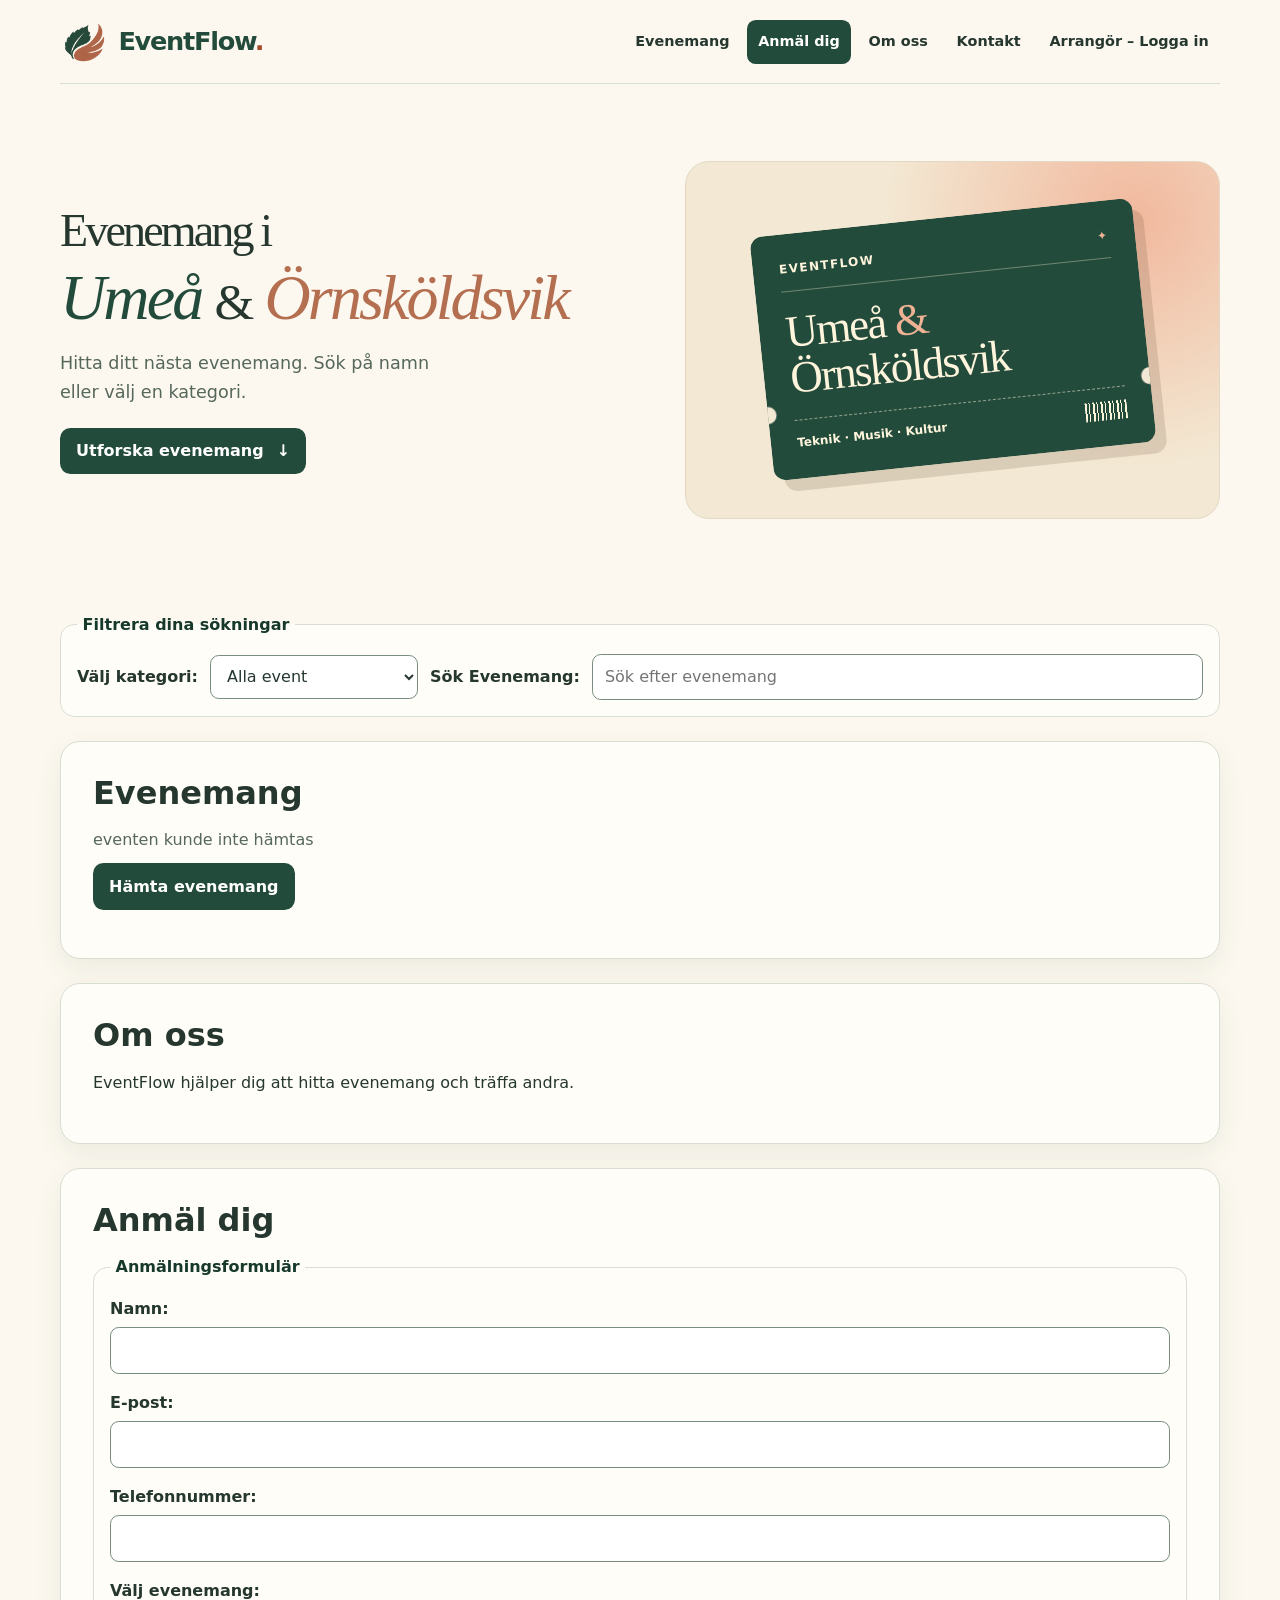
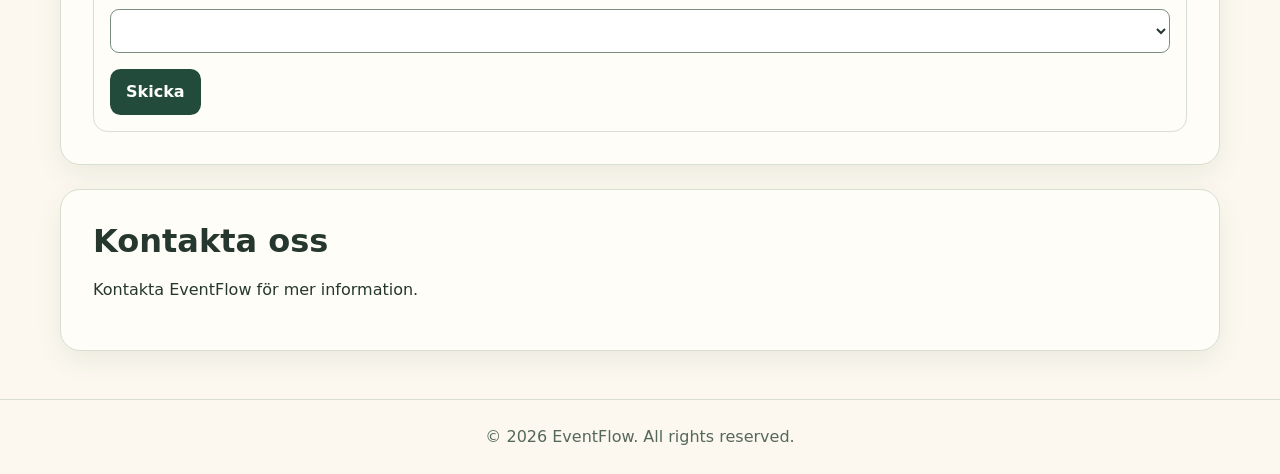
<file: EventflowUmu-Frontend/index.html>
<!DOCTYPE html>
<html lang="sv">
<head>
    <meta charset="UTF-8">
    <meta name="viewport" content="width=device-width, initial-scale=1">

    <title>EventFlow – Umeå &amp; Örnsköldsvik</title>

    <script src="app.js" defer></script>
    <link rel="stylesheet" href="style.css">
</head>

<body>
    <header class="site-header team-header" id="top">
        <div class="team-top">
            <a class="team-logo" href="#top" aria-label="EventFlow – startsida">
                <img
                    src="picturesadd/eventflow-logo.png"
                    alt=""
                    width="48"
                    height="48"
                >
                <span>EventFlow<span class="team-logo-dot" aria-hidden="true">.</span></span>
            </a>

            <nav aria-label="Huvudmeny">
                <ul>
                    <li><a href="#Event">Evenemang</a></li>
                    <!-- Mahmoud: Lägger till en direktlänk till besökarens anmälningsformulär utan krav på konto. -->
                    <li><a href="#booking">Anmäl dig</a></li>
                    <li><a href="#About">Om oss</a></li>
                    <li><a href="#contact">Kontakt</a></li>
                    <!-- Mahmoud: Länkar till den separata arrangörsingången. Länken ger ingen autentisering. -->
                    <li><a href="login.html">Arrangör – Logga in</a></li>
                </ul>
            </nav>
        </div>

        <div class="team-hero">
            <div class="team-hero-copy">
                <h1 class="hero-heading">
                    <span class="hero-heading-prefix">Evenemang i</span>
                    <span class="hero-city hero-city-umea">Umeå</span>
                    <span class="hero-city-join">&amp;</span>
                    <span class="hero-city hero-city-ovik">Örnsköldsvik</span>
                </h1>

                <p>Hitta ditt nästa evenemang. Sök på namn eller välj en kategori.</p>

                <a class="team-hero-button" href="#Event">
                    Utforska evenemang <span aria-hidden="true">↓</span>
                </a>
            </div>

            <div class="city-ticket-art" aria-hidden="true">
                <div class="city-ticket">
                    <div class="city-ticket-top">
                        <span>EVENTFLOW</span>
                        <span>✦</span>
                    </div>

                    <p class="city-ticket-title">
                        Umeå <span>&amp;</span><br>
                        Örnsköldsvik
                    </p>

                    <div class="city-ticket-bottom">
                        <span>Teknik · Musik · Kultur</span>
                        <span class="city-ticket-barcode"></span>
                    </div>
                </div>
            </div>
        </div>
    </header>

    <main>     
        <fieldset class="filter-fieldset">
            <legend>Filtrera dina sökningar</legend>
                <label for="api-load-filter"><strong>Välj kategori:</strong></label>
                <select id="api-load-filter">
                    <option value="">Alla</option>

                    <!--Filtrering på hårdkodade.
                    <option value="event">All</option>
                    <option value="codenight">Code night</option>
                    <option value="gamenight">Game night</option>
                    <option value="movienight">Movie night</option> -->               
                </select>
                <label for="api-event-search"><strong>Sök Evenemang:</strong></label>
                <input type="search" id="api-event-search" placeholder="Sök efter evenemang">
                <p id="api-status" role="status"></p>
                <ul id="api-event-list"></ul>

                <!--<form id="search-form">
                    <search>
                        <input type="search" id="search-bar" class="search-bar" placeholder="Sök efter evenemang">
                    </search>
                </form>-->
        </fieldset>

        <section id="Event">
            <h2>Evenemang</h2>
            <p id="apiStatus"></p>
                <button type="button" id="loadBTN">Hämta evenemang</button>

            <div id="apiEventLoader"></div>

            <div class="search-feedback-field" id="create-event-feedback">
                <p id="search-feedback" role="status"></p>
            </div>
            
            <!-- Samlar alla evenemangskort i samma behållare.
            <div class="event-list">

                <article 
                    class="eventlist" 
                    id="codenight"
                    data-start="2026-12-23T18:00:00+01:00"
                    >
                    <h3>Code night</h3>
                    <p>En kväll med programmering och samarbete.</p>

                    // Mahmoud: Anpassar bildsökvägen till den nya PNG-filen för Code night efter upptäckta 404-fel.
                    <img 
                        src="picturesadd/event1.jpg" 
                        alt="Bild för Code night">

                    <details>
                        <summary>Evenemang Detaljer</summary>

                        <div class="event-details">
                            <p>Datum: 2026-12-23</p>
                            <p>Tid: 18:00 - 22:00</p>
                            <p>Plats: Tech Hub, Umeå Universitet</p>
                            <p>Arrangör: Kodklubben AB</p>
                            <p>
                                Detaljer: kom och programmera med andra likasinnande!
                            </p>
                        </div>

                        <div class="event-footer"><a href="#booking">Anmälan</a></div>
                    </details>
                </article>

                <article 
                    class="eventlist" 
                    id="gamenight"
                    data-start="2026-11-24T18:00:00+01:00"
                    >
                    <h3>Game night</h3>
                    <p>Träffa andra och spela tillsammans.</p>

                    //Mahmoud: Anpassar sökvägen till PNG-bilden för Game night.
                    <img
                        src="picturesadd/event2.jpg"
                        alt="Bild för Game night"
                    >

                    <details>
                        <summary>Evenemang Detaljer</summary>

                        <div class="event-details">
                            <p>Datum: 2026-12-23</p>
                            <p>Tid: 18:00 - 22:00</p>
                            <p>Plats: Spelbolaget, Umestan B-huset </p>
                            <p>Arrangör: Spelbolaget AB</p>
                            <p>
                                Detaljer: Spela hela natten!
                            </p>
                        </div>

                        <div class="event-footer">
                            <a href="#booking">Anmälan</a>
                        </div>
                    </details>
                </article>

                 <article 
                    class="eventlist" 
                    id="movienight"
                    data-start="2026-11-25T18:00:00+01:00"
                    >
                    <h3>Movie night</h3>
                    <p>Se en film tillsammans med andra.</p>

                     //Mahmoud: Anpassar bildsökvägen till PNG-filen för Movie night efter upptäckta 404-fel.
                    <img src="picturesadd/event3.jpg" alt="Bild för Movie night">
                    <details>
                        <summary>Evenemang Detaljer</summary>

                        <div class="event-details">
                            <p>Datum: 2026-12-25</p>
                            <p>Tid: 18:00 - 22:00</p>
                            <p>Plats: SF-bio, Vasagatan 12</p>
                            <p>Arrangör: Filmsällskapet</p>
                            <p>
                                Detaljer: Se film hela kvällen!
                            </p>
                        </div>

                        <div class="event-footer"><a href="#booking">Anmälan</a></div>
                    </details>
                </article>

            </div>
            -->
        </section>

        <section id="About">
            <h2>Om oss</h2>
            <p>
                EventFlow hjälper dig att hitta evenemang
                och träffa andra.
            </p>
        </section>

        <section id="booking">
            <h2>Anmäl dig</h2>
            <div id="feedback" aria-live="polite"></div>
            <form>
                <fieldset>
                    <legend>Anmälningsformulär</legend>

                    <div class="form-group">
                        <label for="name">Namn:</label>
                        <input type="text" id="name" name="name" required>
                    </div>

                    <div class="form-group">
                        <label for="email">E-post:</label>
                        <input
                            type="email"
                            id="email"
                            name="email"
                            required>
                        
                    </div>

                    <div class ="form-group">
                        <label for="phone">Telefonnummer:</label>
                        <input type="tel" id="phone" name="phone" pattern="[0-9]{7,15}" required>
                    </div>

                    <div class="form-group">
                        <label for="selectEvent">
                            Välj evenemang:
                        </label>

                        <select id="selectEvent" name="selectEvent" required >
                        </select>
                    </div>

                    <button type="submit" class="btn">
                        Skicka
                    </button>
                </fieldset>
            </form>
        </section>

        <section id="contact">
            <h2>Kontakta oss</h2>
            <p>Kontakta EventFlow för mer information.</p>
        </section>
    </main>

    <dialog id="eventDialog">
        <button id="closeDialog" class="button" aria-label="Stäng">✕</button>
        <div id="dialogContent"><!--Filled by javaScript--></div>
    </dialog>

    <footer class="footer-content">
        <p>&copy; 2026 EventFlow. All rights reserved.</p>
    </footer>
</body>
</html>
</file>
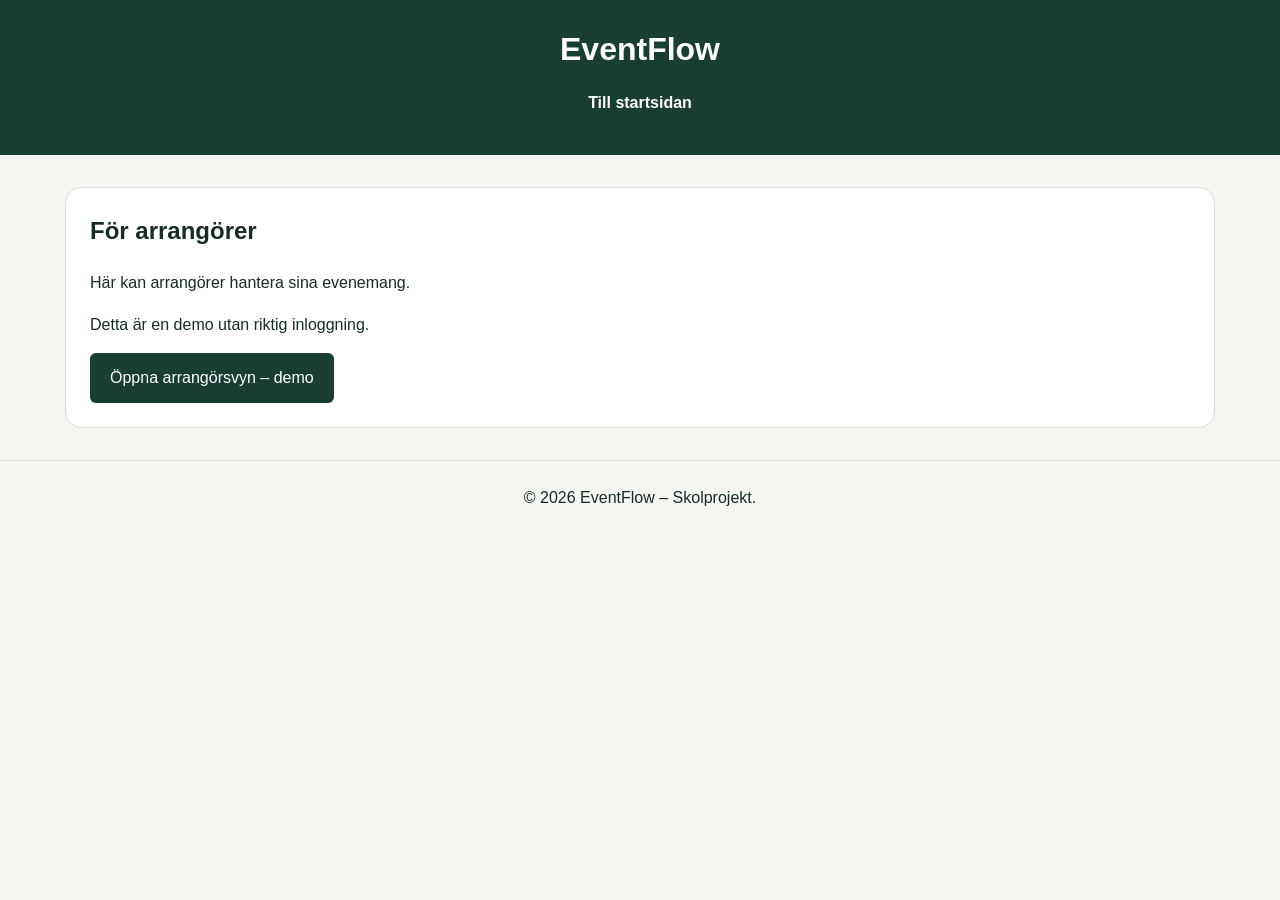
<file: login.html>
<!DOCTYPE html>
<!-- Mahmoud: Ny sida tillagd i vidareutvecklingen med AI-stöd. Gemensamt sidhuvud och sidfot återanvänder teamets struktur. Ingen riktig inloggning eller serverlagring finns här. -->
<html lang="sv">
<head>
    <meta charset="UTF-8">
    <meta name="viewport" content="width=device-width, initial-scale=1">

    <title>Arrangör – EventFlow</title>

    <!-- Mahmoud: Återanvänder samma CSS för ett gemensamt utseende på webbplatsen. -->
    <link rel="stylesheet" href="style.css">
</head>

<body>
    <header class="site-header">
        <h1>EventFlow</h1>

        <nav aria-label="Huvudmeny">
            <ul>
                <li>
                    <a href="index.html">Till startsidan</a>
                </li>
            </ul>
        </nav>
    </header>

    <main>
        <section>
            <h2>För arrangörer</h2>

            <p>
                Här kan arrangörer hantera sina evenemang.
            </p>

            <p>
                Detta är en demo utan riktig inloggning.
            </p>

            <!-- Mahmoud: Öppnar prototypens arrangörssida. Detta är en vanlig länk, inte en kontroll av konto eller behörighet. -->
            <a class="btn" href="organizer.html">
                Öppna arrangörsvyn – demo
            </a>
        </section>
    </main>

    <footer class="footer-content">
        <p>&copy; 2026 EventFlow – Skolprojekt.</p>
    </footer>
</body>
</html>
</file>
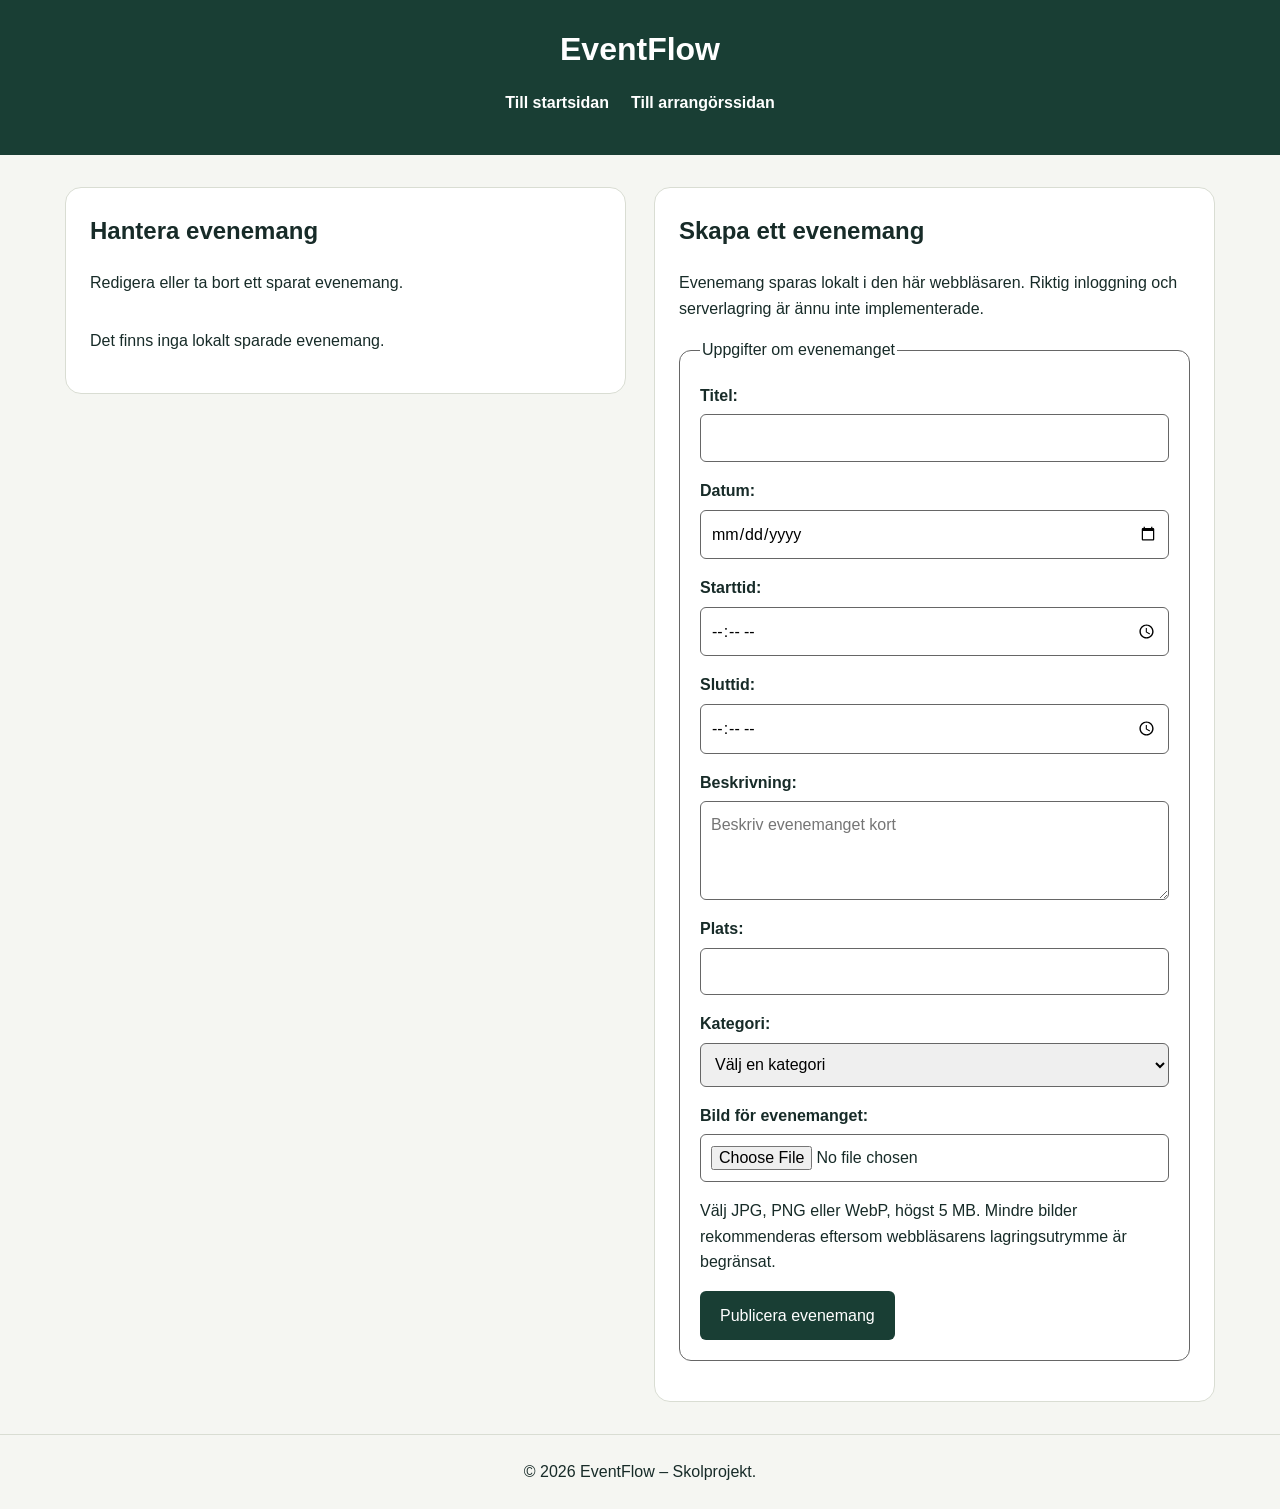
<file: organizer.html>
<!DOCTYPE html>
<!-- Mahmoud: Ny sida tillagd i vidareutvecklingen med AI-stöd. Gemensamt sidhuvud och sidfot återanvänder teamets struktur. Ingen riktig inloggning eller serverlagring finns här. -->
<html lang="sv">
<head>
    <meta charset="UTF-8">
    <meta name="viewport" content="width=device-width, initial-scale=1">

    <title>Arrangörsvy – EventFlow</title>

    <!-- Mahmoud: Återanvänder samma CSS för ett gemensamt utseende på webbplatsen. -->
    <link rel="stylesheet" href="style.css">
    <!-- Mahmoud: defer kör arrangörskoden efter att HTML har lästs så att fälten finns i DOM. -->
    <script src="organizer.js" defer></script>
</head>

<body>
    <header class="site-header">
        <h1>EventFlow</h1>

        <nav aria-label="Huvudmeny">
            <ul>
                <li>
                    <a href="index.html">Till startsidan</a>
                </li>

                <li>
                    <a href="login.html">Till arrangörssidan</a>
                </li>
            </ul>
        </nav>
    </header>

    <!-- Mahmoud: Båda sektionerna ligger inom sidans huvudinnehåll. -->
    <!-- Båda sektionerna ligger inom sidans huvudinnehåll. -->
    <!-- Mahmoud: Samlar båda sektionerna inom main. Klassen ger två kolumner på bred skärm och en på smal skärm. -->
    <main class="organizer-layout">

        <!-- Mahmoud: Lista med sparade evenemang och hanteringsknappar. -->
        <!-- Lista med sparade evenemang och hanteringsknappar. -->
        <section aria-labelledby="manage-events-title">
            <h2 id="manage-events-title">Hantera evenemang</h2>

            <p>Redigera eller ta bort ett sparat evenemang.</p>

            <div id="managed-events" class="event-list"></div>
        </section>

        <!-- Mahmoud: Samma formulär används för att skapa och redigera. -->
        <!-- Samma formulär används för att skapa och redigera. -->
        <section id="create-event" aria-labelledby="create-event-title">
            <h2 id="create-event-title">Skapa ett evenemang</h2>

            <p>
                Evenemang sparas lokalt i den här webbläsaren.
                Riktig inloggning och serverlagring är ännu
                inte implementerade.
            </p>

            <form id="create-event-form" novalidate>
                <fieldset>
                    <legend>Uppgifter om evenemanget</legend>

                    <!-- Mahmoud: Evenemangets titel. -->
                    <!-- Evenemangets titel. -->
                    <div class="form-group">
                        <label for="event-title">Titel:</label>

                        <input
                            type="text"
                            id="event-title"
                            name="title"
                            maxlength="100"
                            required
                        >
                    </div>

                    <!-- Mahmoud: Evenemangets datum. -->
                    <!-- Evenemangets datum. -->
                    <div class="form-group">
                        <label for="event-date">Datum:</label>

                        <input
                            type="date"
                            id="event-date"
                            name="date"
                            required
                        >
                    </div>

                    <!-- Mahmoud: Start- och sluttid gör att besökaren ser när evenemanget börjar och slutar. -->
                    <div class="form-group">
                        <label for="event-start-time">Starttid:</label>
                        <input type="time" id="event-start-time" name="startTime" required>
                    </div>
                    <div class="form-group">
                        <label for="event-end-time">Sluttid:</label>
                        <input type="time" id="event-end-time" name="endTime" required>
                    </div>

                    <!-- Mahmoud: En kort beskrivning visas på kortet precis som för teamets evenemang. -->
                    <div class="form-group">
                        <label for="event-description">Beskrivning:</label>
                        <textarea id="event-description" name="description" maxlength="500" rows="3" placeholder="Beskriv evenemanget kort"></textarea>
                    </div>

                    <!-- Mahmoud: Platsen där evenemanget hålls. -->
                    <!-- Platsen där evenemanget hålls. -->
                    <div class="form-group">
                        <label for="event-place">Plats:</label>

                        <input
                            type="text"
                            id="event-place"
                            name="place"
                            maxlength="150"
                            required
                        >
                    </div>

                    <!-- Mahmoud: Befintliga kategorier och alternativet Annat. -->
                    <!-- Befintliga kategorier och alternativet Annat. -->
                    <div class="form-group">
                        <label for="event-category">Kategori:</label>

                        <select
                            id="event-category"
                            name="category"
                            required
                        >
                            <option value="">Välj en kategori</option>
                            <option value="Teknik">Teknik</option>
                            <option value="Musik">Musik</option>
                            <option value="Kultur">Kultur</option>
                            <option value="Spel">Spel</option>
                            <option value="Film">Film</option>
                            <option value="other">
                                Annat – ange kategori
                            </option>
                        </select>
                    </div>

                    <!-- Mahmoud: JavaScript visar fältet när Annat väljs. -->
                    <!-- JavaScript visar fältet när Annat väljs. -->
                    <div
                        class="form-group"
                        id="custom-category-group"
                        hidden
                    >
                        <label for="custom-category">Ange kategori:</label>

                        <input
                            type="text"
                            id="custom-category"
                            name="customCategory"
                            maxlength="50"
                            disabled
                        >
                    </div>

                    <!-- Mahmoud: Bildval och förhandsvisning. -->
                    <!-- Bildval och förhandsvisning. -->
                    <div class="form-group">
                        <label for="event-image">
                            Bild för evenemanget:
                        </label>

                        <input
                            type="file"
                            id="event-image"
                            name="image"
                            accept="image/jpeg,image/png,image/webp"
                            aria-describedby="image-help"
                            required
                        >

                        <p id="image-help">
                            Välj JPG, PNG eller WebP, högst 5 MB.
                            Mindre bilder rekommenderas eftersom
                            webbläsarens lagringsutrymme är begränsat.
                        </p>

                        <img
                            id="image-preview"
                            alt="Förhandsvisning av vald evenemangsbild"
                            hidden
                        >
                    </div>

                    <button type="submit" class="btn">
                        Publicera evenemang
                    </button>

                    <!-- Mahmoud: JavaScript lägger till Avbryt redigering här. -->
                    <!-- JavaScript lägger till Avbryt redigering här. -->
                </fieldset>

                <!-- Mahmoud: Felmeddelanden och bekräftelser. -->
                <!-- Felmeddelanden och bekräftelser. -->
                <p
                    id="create-event-feedback"
                    role="status"
                    aria-live="polite"
                ></p>
            </form>
        </section>
    </main>

    <footer class="footer-content">
        <p>&copy; 2026 EventFlow – Skolprojekt.</p>
    </footer>
</body>
</html>
</file>
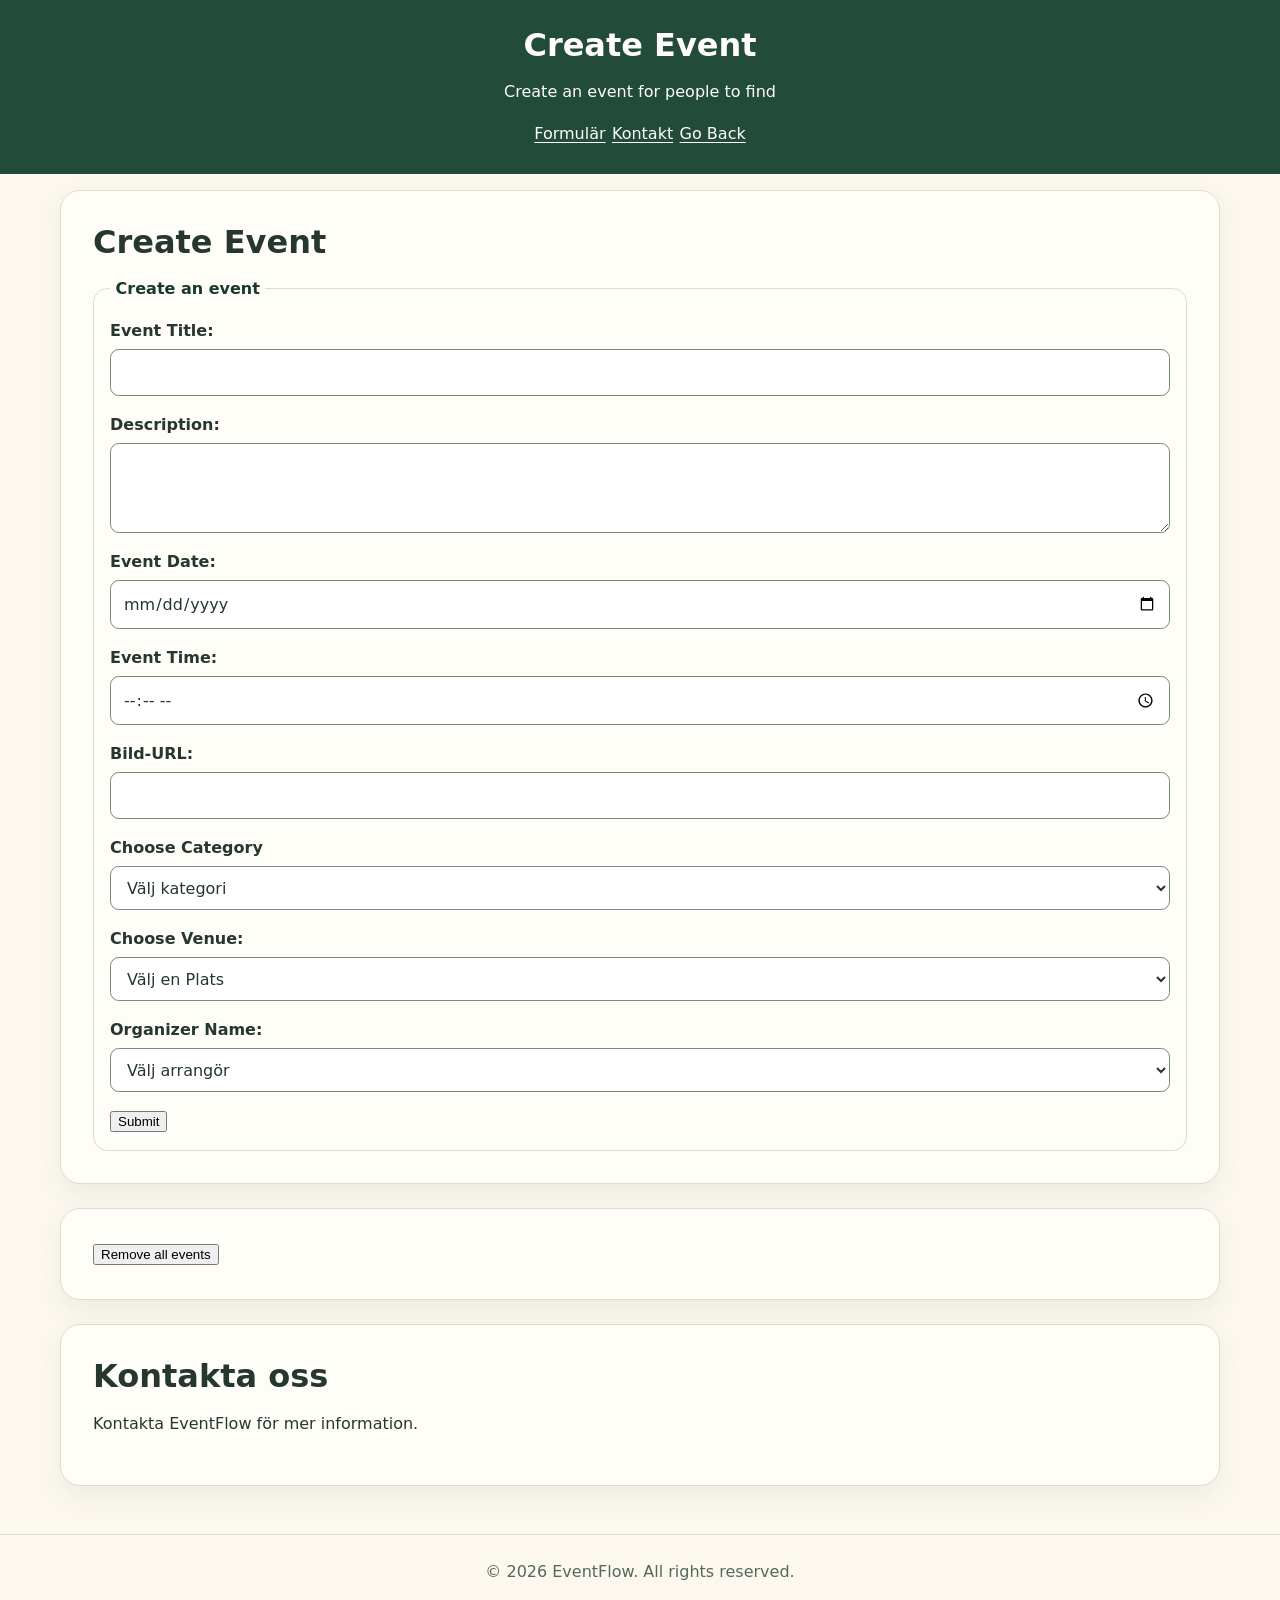
<file: EventflowUmu-Frontend/create-event.html>
<!DOCTYPE html>
<html lang="sv">
<head>
    <meta charset="UTF-8">
    <meta name="viewport" content="width=device-width, initial-scale=1">
    <title>Event Flow Create Event</title>
    <script src="create-event.js" defer></script>
    <link rel="stylesheet" href="style.css">
</head>
<body>
    <header class="site-header">
        <h1>Create Event</h1>
        <p>Create an event for people to find</p>

        <nav aria-label="Huvudmeny">
            <ul>
                <li><a href="#event-form">Formulär</a></li>
                <li><a href="#contact">Kontakt</a></li>
                <li><a href="index.html">Go Back</a></li>
            </ul>
        </nav>
    </header>

    <main>
        <section id="event-form">
            <h2>Create Event</h2>
            <div id="feedback" aria-live="polite"></div>

            <form id="createEventForm">
                <fieldset>
                    <legend>Create an event</legend>
                    <div class="form-group">
                        <label for="title">Event Title:</label>
                        <input type="text" id="title" name="title" required>
                    </div>

                    <div class="form-group">
                        <label for="description">Description: </label>
                        <textarea id="description" name="description" required></textarea>
                    </div>

                    <div class="form-group">
                        <label for="date">Event Date:</label>
                        <input type="date" id="date" name="date" required>
                    </div>

                    <div class="form-group">
                        <label for="time">Event Time:</label>
                        <input type="time" id="time" name="time" required>
                    </div>

                    <div class="form-group">
                        <label for="image">Bild-URL:</label>
                        <input type="url" id="image" name="image">
                    </div>

                    <div class="form-group">
                        <label for="select-category">Choose Category</label>
                        <select id="select-category" name="select-category" required>
                            <option value="">Välj kategori</option>
                            <option value="teknik">Teknik</option>
                            <option value="musik">Musik</option>
                            <option value="kultur">Kultur</option>
                        </select>
                    </div>

                    <div class="form-group">
                        <label for="select-venue">Choose Venue:</label>
                        <select id="select-venue" name="venue" required>
                            <option value="">Välj en Plats</option>
                            <option value="student-huset">Student huset</option>
                            <option value="Kulturhuset">Kulturhuset</option>
                        </select>
                    </div>

                    <div class="form-group">
                        <label for="select-organizer">Organizer Name:</label>
                        <select id="select-organizer" name="organizer">
                            <option value="">Välj arrangör</option>
                            <option value="Studentförening">Studentförening</option>
                            <option value="Musikklubb">Musikklubb</option>
                        </select>
                    </div>

                    <button type="submit">Submit</button>
                </fieldset>
            </form>
        </section>

        <section>
            <button id="removeBtn">Remove all events</button>
        </section>

        <section id="contact">
            <h2>Kontakta oss</h2>
            <p>Kontakta EventFlow för mer information.</p>
        </section>
    </main>
    <footer class="footer-content">
        <p>&copy; 2026 EventFlow. All rights reserved.</p>
    </footer>
</body>
</html>
</file>
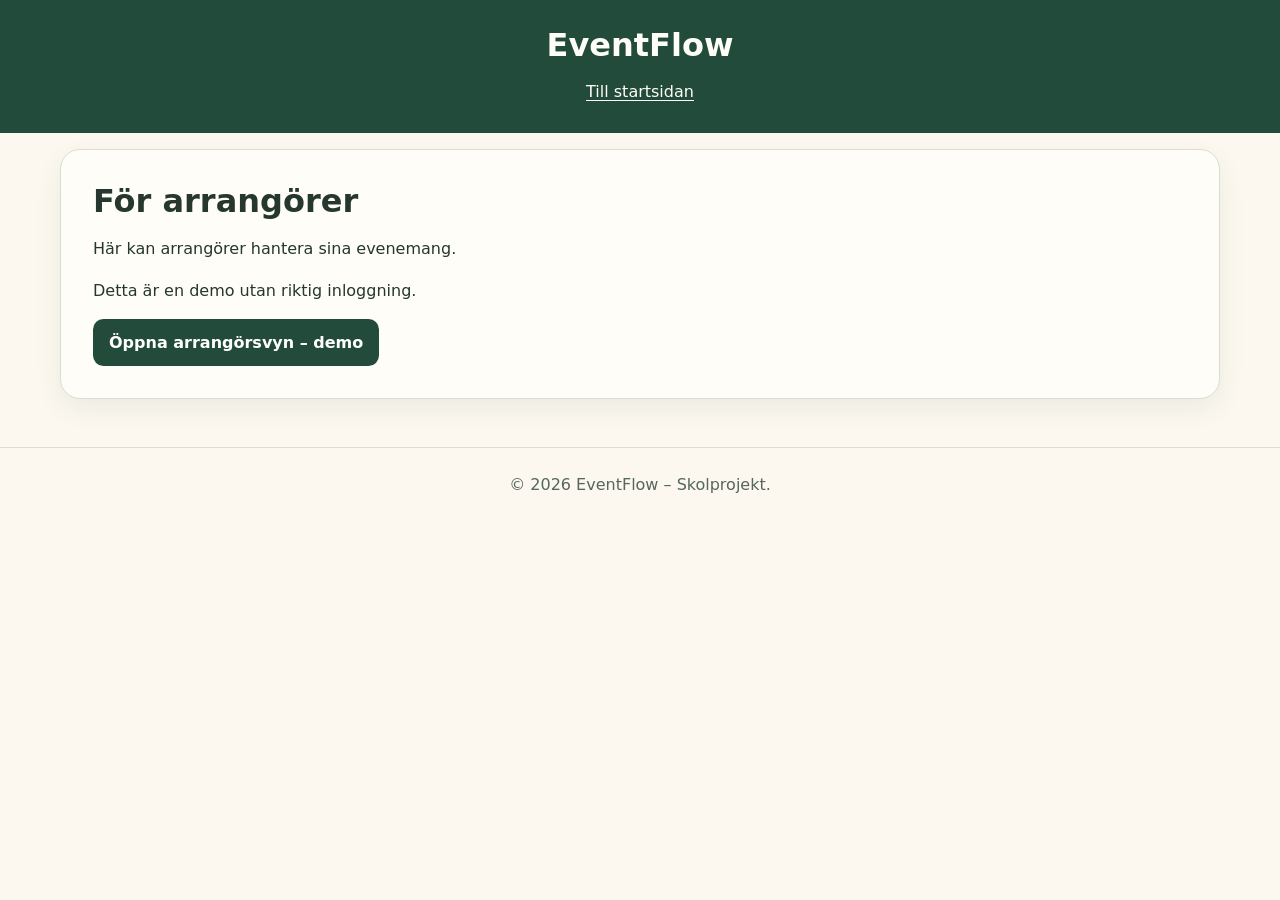
<file: EventflowUmu-Frontend/login.html>
<!DOCTYPE html>
<!-- Mahmoud: Ny sida tillagd i vidareutvecklingen med AI-stöd. Gemensamt sidhuvud och sidfot återanvänder teamets struktur. Ingen riktig inloggning eller serverlagring finns här. -->
<html lang="sv">
<head>
    <meta charset="UTF-8">
    <meta name="viewport" content="width=device-width, initial-scale=1">

    <title>Arrangör – EventFlow</title>

    <!-- Mahmoud: Återanvänder samma CSS för ett gemensamt utseende på webbplatsen. -->
    <link rel="stylesheet" href="style.css">
</head>

<body>
    <header class="site-header">
        <h1>EventFlow</h1>

        <nav aria-label="Huvudmeny">
            <ul>
                <li>
                    <a href="index.html">Till startsidan</a>
                </li>
            </ul>
        </nav>
    </header>

    <main>
        <section>
            <h2>För arrangörer</h2>

            <p>
                Här kan arrangörer hantera sina evenemang.
            </p>

            <p>
                Detta är en demo utan riktig inloggning.
            </p>

            <!-- Mahmoud: Öppnar prototypens arrangörssida. Detta är en vanlig länk, inte en kontroll av konto eller behörighet. -->
            <a class="btn" href="organizer.html">
                Öppna arrangörsvyn – demo
            </a>
        </section>
    </main>

    <footer class="footer-content">
        <p>&copy; 2026 EventFlow – Skolprojekt.</p>
    </footer>
</body>
</html>
</file>
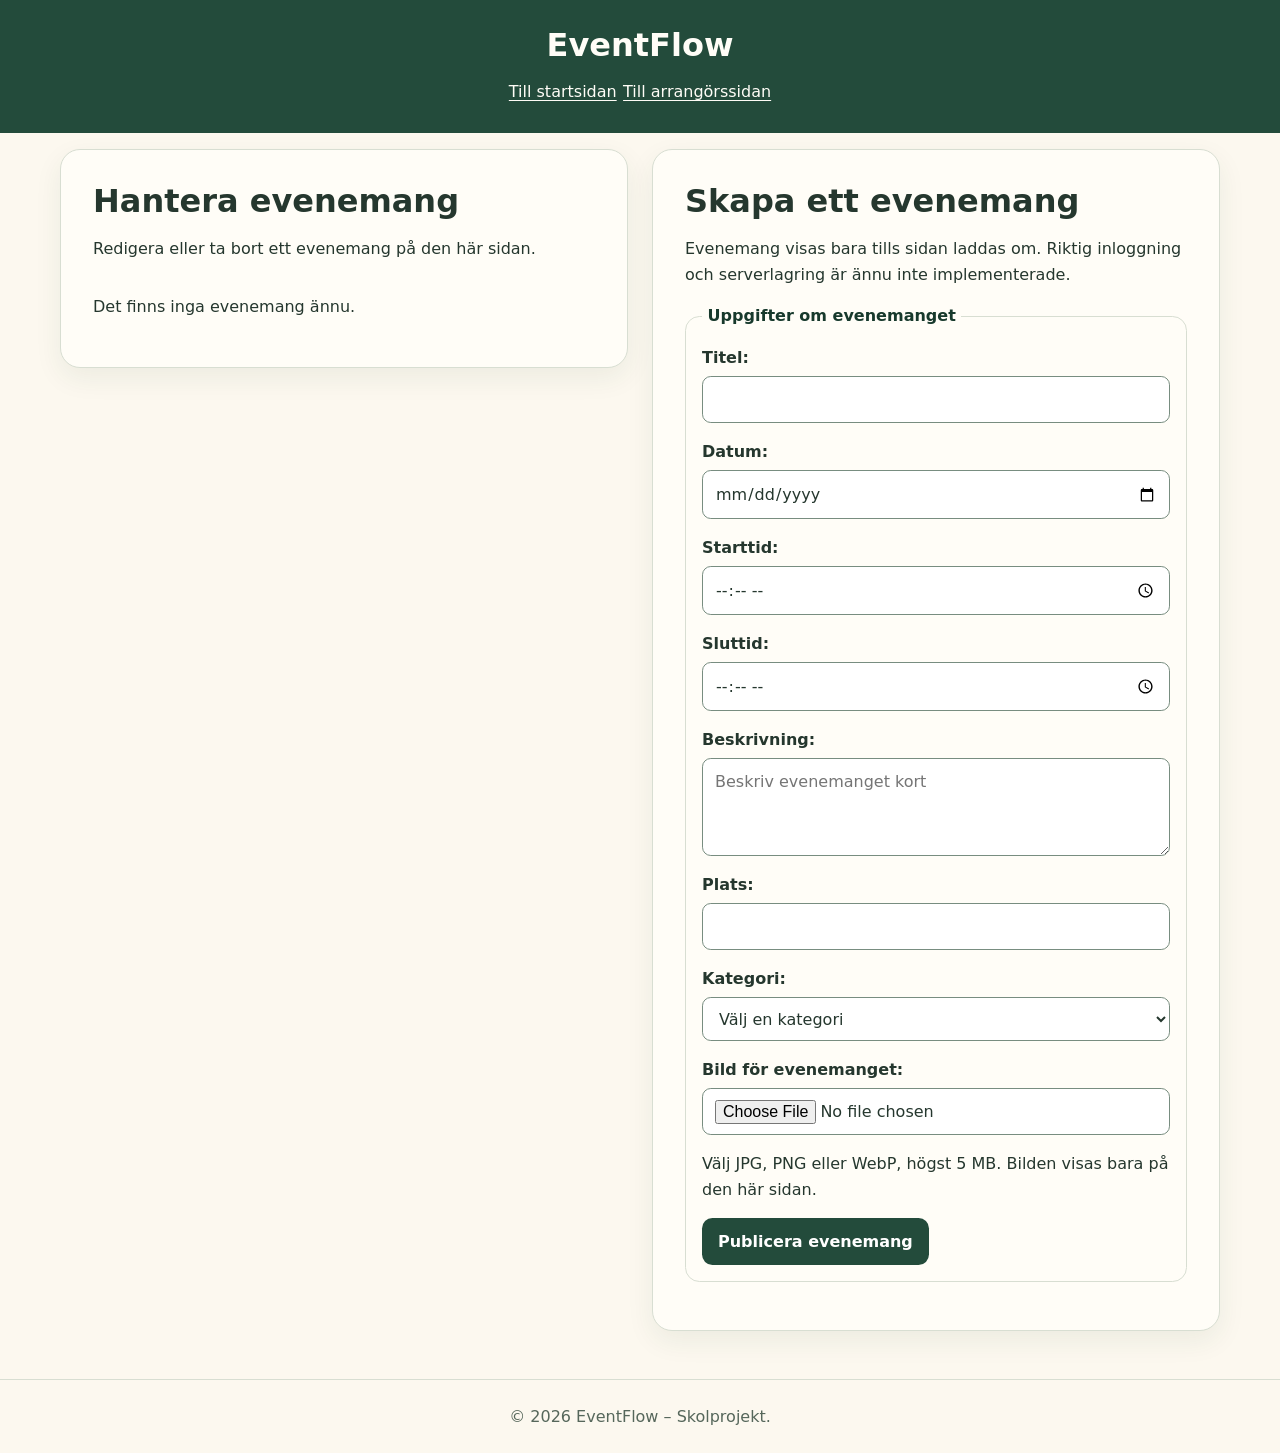
<file: EventflowUmu-Frontend/organizer.html>
<!DOCTYPE html>
<!-- Mahmoud: Ny sida tillagd i vidareutvecklingen med AI-stöd. Gemensamt sidhuvud och sidfot återanvänder teamets struktur. Ingen riktig inloggning eller serverlagring finns här. -->
<html lang="sv">
<head>
    <meta charset="UTF-8">
    <meta name="viewport" content="width=device-width, initial-scale=1">

    <title>Arrangörsvy – EventFlow</title>

    <!-- Mahmoud: Återanvänder samma CSS för ett gemensamt utseende på webbplatsen. -->
    <link rel="stylesheet" href="style.css">
    <!-- Mahmoud: defer kör arrangörskoden efter att HTML har lästs så att fälten finns i DOM. -->
    <script src="organizer.js" defer></script>
</head>

<body>
    <header class="site-header">
        <h1>EventFlow</h1>

        <nav aria-label="Huvudmeny">
            <ul>
                <li>
                    <a href="index.html">Till startsidan</a>
                </li>

                <li>
                    <a href="login.html">Till arrangörssidan</a>
                </li>
            </ul>
        </nav>
    </header>

    <!-- Mahmoud: Båda sektionerna ligger inom sidans huvudinnehåll. -->
    <!-- Båda sektionerna ligger inom sidans huvudinnehåll. -->
    <!-- Mahmoud: Samlar båda sektionerna inom main. Klassen ger två kolumner på bred skärm och en på smal skärm. -->
    <main class="organizer-layout">

        <!-- Mahmoud: Lista med tillfälliga evenemang och hanteringsknappar. -->
        <!-- Lista med tillfälliga evenemang och hanteringsknappar. -->
        <section aria-labelledby="manage-events-title">
            <h2 id="manage-events-title">Hantera evenemang</h2>

            <p>Redigera eller ta bort ett evenemang på den här sidan.</p>

            <div id="managed-events" class="event-list"></div>
        </section>

        <!-- Mahmoud: Samma formulär används för att skapa och redigera. -->
        <!-- Samma formulär används för att skapa och redigera. -->
        <section id="create-event" aria-labelledby="create-event-title">
            <h2 id="create-event-title">Skapa ett evenemang</h2>

            <p>
                Evenemang visas bara tills sidan laddas om.
                Riktig inloggning och serverlagring är ännu
                inte implementerade.
            </p>

            <form id="create-event-form" novalidate>
                <fieldset>
                    <legend>Uppgifter om evenemanget</legend>

                    <!-- Mahmoud: Evenemangets titel. -->
                    <!-- Evenemangets titel. -->
                    <div class="form-group">
                        <label for="event-title">Titel:</label>

                        <input
                            type="text"
                            id="event-title"
                            name="title"
                            maxlength="27"
                            required
                        >
                    </div>

                    <!-- Mahmoud: Evenemangets datum. -->
                    <!-- Evenemangets datum. -->
                    <div class="form-group">
                        <label for="event-date">Datum:</label>

                        <input
                            type="date"
                            id="event-date"
                            name="date"
                            required
                        >
                    </div>

                    <!-- Mahmoud: Start- och sluttid gör att besökaren ser när evenemanget börjar och slutar. -->
                    <div class="form-group">
                        <label for="event-start-time">Starttid:</label>
                        <input type="time" id="event-start-time" name="startTime" required>
                    </div>
                    <div class="form-group">
                        <label for="event-end-time">Sluttid:</label>
                        <input type="time" id="event-end-time" name="endTime" required>
                    </div>

                    <!-- Mahmoud: En kort beskrivning visas på kortet precis som för teamets evenemang. -->
                    <div class="form-group">
                        <label for="event-description">Beskrivning:</label>
                        <textarea id="event-description" name="description" maxlength="54" rows="3" placeholder="Beskriv evenemanget kort"></textarea>
                    </div>

                    <!-- Mahmoud: Platsen där evenemanget hålls. -->
                    <!-- Platsen där evenemanget hålls. -->
                    <div class="form-group">
                        <label for="event-place">Plats:</label>

                        <input
                            type="text"
                            id="event-place"
                            name="place"
                            maxlength="150"
                            required
                        >
                    </div>

                    <!-- Mahmoud: Befintliga kategorier och alternativet Annat. -->
                    <!-- Befintliga kategorier och alternativet Annat. -->
                    <div class="form-group">
                        <label for="event-category">Kategori:</label>

                        <select
                            id="event-category"
                            name="category"
                            required
                        >
                            <option value="">Välj en kategori</option>
                            <option value="Teknik">Teknik</option>
                            <option value="Musik">Musik</option>
                            <option value="Kultur">Kultur</option>
                            <option value="Spel">Spel</option>
                            <option value="Film">Film</option>
                            <option value="other">
                                Annat – ange kategori
                            </option>
                        </select>
                    </div>

                    <!-- Mahmoud: JavaScript visar fältet när Annat väljs. -->
                    <!-- JavaScript visar fältet när Annat väljs. -->
                    <div
                        class="form-group"
                        id="custom-category-group"
                        hidden
                    >
                        <label for="custom-category">Ange kategori:</label>

                        <input
                            type="text"
                            id="custom-category"
                            name="customCategory"
                            maxlength="50"
                            disabled
                        >
                    </div>

                    <!-- Mahmoud: Bildval och förhandsvisning. -->
                    <!-- Bildval och förhandsvisning. -->
                    <div class="form-group">
                        <label for="event-image">
                            Bild för evenemanget:
                        </label>

                        <input
                            type="file"
                            id="event-image"
                            name="image"
                            accept="image/jpeg,image/png,image/webp"
                            aria-describedby="image-help"
                            required
                        >

                        <p id="image-help">
                            Välj JPG, PNG eller WebP, högst 5 MB.
                            Bilden visas bara på den här sidan.
                        </p>

                        <img
                            id="image-preview"
                            alt="Förhandsvisning av vald evenemangsbild"
                            hidden
                        >
                    </div>

                    <button type="submit" class="btn">
                        Publicera evenemang
                    </button>

                    <!-- Mahmoud: JavaScript lägger till Avbryt redigering här. -->
                    <!-- JavaScript lägger till Avbryt redigering här. -->
                </fieldset>

                <!-- Mahmoud: Felmeddelanden och bekräftelser. -->
                <!-- Felmeddelanden och bekräftelser. -->
                <p
                    id="create-event-feedback"
                    role="status"
                    aria-live="polite"
                ></p>
            </form>
        </section>
    </main>

    <footer class="footer-content">
        <p>&copy; 2026 EventFlow – Skolprojekt.</p>
    </footer>
</body>
</html>
</file>
<file: EventflowUmu-Frontend/style.css>
/* Färger och grundstil */
:root {
    --paper: #fcf8ef;
    --surface: #fffdf7;
    --text: #25372e;
    --muted: #56675b;
    --green: #234b3b;
    --green-dark: #17392c;
    --mint: #edf1e4;
    --peach: #efb294;
    --line: #d8ded2;
    --focus: #a34a26;
    --radius: 1.25rem;
    --shadow: 0 10px 28px rgb(31 64 48 / 7%);
}

*,
*::before,
*::after {
    box-sizing: border-box;
}

[hidden] {
    display: none !important;
}

html {
    scroll-padding-top: 1.25rem;
}

body {
    margin: 0;
    background: var(--paper);
    color: var(--text);
    font: 1rem / 1.6 system-ui, "Segoe UI", sans-serif;
}

a {
    color: var(--green);
    text-underline-offset: 0.2em;
}

:where(a, button, input, select, textarea, summary):focus-visible {
    outline: 3px solid var(--focus);
    outline-offset: 4px;
}

/* Sidhuvud och meny */
.site-header {
    padding: 1.75rem 1rem;
    background: var(--green);
    color: var(--surface);
    text-align: center;
}

.site-header h1 {
    margin: 0;
    line-height: 1.1;
}

.site-header nav a {
    color: inherit;
}

nav ul {
    display: flex;
    flex-wrap: wrap;
    justify-content: center;
    gap: 0.4rem;
    margin: 1rem 0 0;
    padding: 0;
    list-style: none;
}

.site-header.team-header {
    padding: 0;
    background: var(--paper);
    color: var(--text);
    text-align: left;
}

.team-top,
.team-hero,
main {
    width: min(1160px, calc(100% - 3rem));
    margin-inline: auto;
}

.team-top {
    display: flex;
    flex-wrap: wrap;
    align-items: center;
    justify-content: space-between;
    gap: 0.75rem 1.5rem;
    min-height: 84px;
    padding-block: 0.75rem;
    border-bottom: 1px solid var(--line);
}

dialog::backdrop {
    background: rgba(0, 0, 0, 0.8);
}

dialog {
    border: none;
    border-radius: 16px;
    padding: 16px;
    max-width: 50%;
    width: 50%;
}

.team-header nav ul {
    justify-content: flex-start;
    margin: 0;
}

.team-header nav a {
    display: inline-flex;
    align-items: center;
    min-height: 44px;
    padding: 0.45rem 0.7rem;
    border-radius: 0.55rem;
    font-size: 0.9rem;
    font-weight: 650;
    text-decoration: none;
}

.team-header nav a:hover {
    background: var(--mint);
}

.team-header nav a[href="#booking"] {
    background: var(--green);
    color: white;
}

.team-header nav a[href="#booking"]:hover {
    background: var(--green-dark);
}

/* Logotyp med två sammanlänkade punkter */
.team-logo {
    display: inline-flex;
    align-items: center;
    gap: 0.65rem;
    color: var(--green);
    font-size: 1.6rem;
    font-weight: 800;
    letter-spacing: -0.05em;
    text-decoration: none;
}

.team-logo-mark {
    position: relative;
    flex: 0 0 2.6rem;
    width: 2.6rem;
    height: 2.6rem;
    border-radius: 0.75rem;
    background: var(--green);
    font-size: 0;
}

.team-logo-mark::before,
.team-logo-mark::after {
    content: "";
    position: absolute;
}

.team-logo-mark::before {
    top: calc(50% - 1px);
    left: 25%;
    width: 50%;
    height: 2px;
    background: #f8e9b8;
    transform: rotate(-28deg);
}

.team-logo-mark::after {
    inset: 0;
    background:
        radial-gradient(circle at 27% 62%, #efb294 0 4px, transparent 4.5px),
        radial-gradient(circle at 73% 38%, #f8e9b8 0 4px, transparent 4.5px);
}

.team-logo-dot {
    color: #a34a26;
}

/* Introduktion och illustration av de två städerna */
.team-hero {
    display: grid;
    grid-template-columns: minmax(0, 1.05fr) minmax(0, 1fr);
    align-items: center;
    gap: clamp(1.75rem, 5vw, 4.5rem);
    padding-block: clamp(2.25rem, 6vw, 5.25rem);
}

.team-header .team-hero h1 {
    max-width: 15ch;
    margin: 0 0 1.1rem;
    font-size: clamp(2.15rem, 5.3vw, 4.75rem);
    font-weight: 720;
    letter-spacing: -0.055em;
    line-height: 1.03;
    overflow-wrap: anywhere;
}

.team-hero h1 em {
    color: #39664d;
    font-family: Georgia, serif;
    font-weight: 400;
}

.team-hero-copy p {
    max-width: 36ch;
    margin: 0 0 1.4rem;
    color: var(--muted);
    font-size: 1.1rem;
}

.team-ticket-art {
    display: grid;
    align-items: stretch;
    min-height: clamp(12rem, 29vw, 22rem);
    overflow: hidden;
    border: 1px solid #d1dfce;
    border-radius: 1.6rem;
    background:
        radial-gradient(circle at 72% 24%, #fff0de 0, transparent 42%),
        radial-gradient(#b6c6b1 1px, transparent 1px) 0 0 / 18px 18px,
        #e7eee1;
}

.team-ticket {
    position: relative;
    isolation: isolate;
    min-width: 0;
}

.team-ticket::before {
    content: "";
    position: absolute;
    z-index: -1;
    top: calc(50% - 1px);
    left: 22%;
    right: 23%;
    border-top: 2px dashed #668875;
}

.team-ticket-title,
.team-ticket-bottom {
    display: none;
}

.team-ticket-top {
    position: absolute;
    inset: 0;
}

.team-ticket-top > span {
    position: absolute;
    top: 50%;
    display: block;
    width: 0;
    height: 0;
    font-size: 0;
}

.team-ticket-top > span:first-child {
    left: 22%;
}

.team-ticket-top > span:last-child {
    left: 77%;
}

.team-ticket-top > span::before {
    content: "";
    position: absolute;
    width: 1.1rem;
    height: 1.1rem;
    border: 3px solid var(--surface);
    border-radius: 50%;
    background: var(--green);
    box-shadow: 0 0 0 6px rgb(35 75 59 / 13%);
    transform: translate(-50%, -50%);
}

.team-ticket-top > span:last-child::before {
    background: #ad5e40;
    box-shadow: 0 0 0 6px rgb(173 94 64 / 13%);
}

.team-ticket-top > span::after {
    position: absolute;
    left: 0;
    padding: 0.32rem 0.65rem;
    border: 1px solid var(--line);
    border-radius: 0.5rem;
    background: var(--surface);
    color: var(--green-dark);
    font-size: clamp(0.75rem, 1.5vw, 1rem);
    font-weight: 750;
    white-space: nowrap;
    transform: translateX(-50%);
}

.team-ticket-top > span:first-child::after {
    content: "Umeå";
    bottom: 1.25rem;
}

.team-ticket-top > span:last-child::after {
    content: "Örnsköldsvik";
    top: 1.25rem;
    transform: translateX(-62%);
}

/* Huvudinnehåll */
main {
    margin-block: 1rem 3rem;
}

main > section {
    min-width: 0;
    margin-bottom: 1.5rem;
    padding: clamp(1rem, 3vw, 2rem);
    border: 1px solid var(--line);
    border-radius: var(--radius);
    background: var(--surface);
    box-shadow: var(--shadow);
}

h2 {
    margin: 0 0 0.9rem;
    font-size: clamp(1.45rem, 3vw, 2rem);
    line-height: 1.2;
}

h3 {
    line-height: 1.25;
}

/* Sökning, kategorier och formulär */
form,
fieldset {
    min-width: 0;
}

fieldset {
    margin: 0;
    padding: 1rem;
    border: 1px solid var(--line);
    border-radius: 0.9rem;
}

legend {
    padding-inline: 0.35rem;
    color: var(--green-dark);
    font-weight: 750;
}

.filter-fieldset {
    display: flex;
    flex-wrap: wrap;
    align-items: center;
    gap: 0.75rem;
    margin-bottom: 1.5rem;
    background: var(--surface);
}

.filter-fieldset > label {
    font-weight: 700;
}

.filter-fieldset > select {
    flex: 0 1 13rem;
}

#search-form,
.filter-fieldset > input[type="search"] {
    flex: 1 1 16rem;
    margin: 0;
}

#search-form search {
    display: block;
}

#search-bar,
.form-group :is(input, select, textarea) {
    width: 100%;
}

.form-group {
    margin-bottom: 1rem;
}

.form-group label {
    display: block;
    margin-bottom: 0.35rem;
    font-weight: 700;
}

.form-group :is(input, select, textarea),
.filter-fieldset :is(input, select) {
    min-width: 0;
    max-width: 100%;
    min-height: 44px;
    padding: 0.6rem 0.75rem;
    border: 1px solid #788d80;
    border-radius: 0.55rem;
    background: white;
    color: inherit;
    font: inherit;
}

.form-group textarea {
    display: block;
    min-height: 90px;
    resize: vertical;
}

:is(input, select, textarea)[aria-invalid="true"] {
    border: 2px solid #a52626;
}

.team-hero-button,
.btn,
#loadBTN {
    display: inline-flex;
    align-items: center;
    justify-content: center;
    gap: 0.8rem;
    min-height: 44px;
    padding: 0.65rem 1rem;
    border: 0;
    border-radius: 0.65rem;
    background: var(--green);
    color: #fff;
    font: inherit;
    font-weight: 700;
    text-decoration: none;
    cursor: pointer;
}

.team-hero-button:hover,
.btn:not(:disabled):hover,
#loadBTN:not(:disabled):hover {
    background: var(--green-dark);
}

.btn:disabled,
#loadBTN:disabled {
    opacity: 0.65;
    cursor: not-allowed;
}

/* Evenemangskort och API-status */
.event-list,
#apiEventLoader:has(> .eventlist) {
    display: grid;
    grid-template-columns: repeat(auto-fit, minmax(min(100%, 16rem), 1fr));
    align-items: start;
    gap: 1rem;
}

#apiEventLoader {
    margin-block: 0.75rem 1rem;
}

#apiStatus {
    margin: 0 0 0.65rem;
    color: var(--muted);
}

#apiStatus:empty,
#api-event-list:empty,
.filter-fieldset :is(p, ul):empty {
    display: none;
}

#api-event-list:not(:empty) {
    margin-bottom: 1rem;
}

.eventlist {
    min-width: 0;
    padding: 1rem;
    border: 1px solid var(--line);
    border-radius: 0.9rem;
    background: var(--mint);
    overflow-wrap: anywhere;
}

.eventlist h3 {
    margin: 0 0 0.5rem;
    color: var(--green-dark);
}

.eventlist p {
    margin-block: 0.5rem;
}

.eventlist img {
    display: block;
    width: 100%;
    aspect-ratio: 16 / 9;
    margin-top: 0.75rem;
    border-radius: 0.65rem;
    object-fit: cover;
}

.eventlist details,
.event-footer {
    margin-top: 0.8rem;
}

summary {
    color: var(--green);
    font-weight: 700;
    cursor: pointer;
}

/* Bekräftelser och fel */
#feedback,
#create-event-feedback {
    overflow-wrap: anywhere;
}

:is(#feedback, #create-event-feedback):is(.success, .error) {
    margin-bottom: 0.9rem;
    padding: 0.75rem 0.9rem;
    border-radius: 0.6rem;
}

:is(#feedback, #create-event-feedback).success {
    background: #e5f3e9;
    color: #205735;
}

:is(#feedback, #create-event-feedback).error {
    background: #fff0ec;
    color: #922b22;
}

/* Arrangörssida och bildförhandsvisning */
.organizer-layout {
    display: grid;
    grid-template-columns: repeat(2, minmax(0, 1fr));
    align-items: start;
    gap: 1.5rem;
}

.organizer-layout > section {
    margin-bottom: 0;
}

#managed-events {
    display: grid;
    gap: 0.85rem;
}

#image-preview {
    display: block;
    max-width: 100%;
    max-height: 250px;
    margin-top: 0.75rem;
    border-radius: 0.65rem;
    object-fit: contain;
}

.event-actions {
    display: flex;
    flex-wrap: wrap;
    gap: 0.75rem;
    margin-top: 1rem;
}

.event-actions .btn:last-child {
    background: #a52626;
}

.event-actions .btn:last-child:hover {
    background: #801d1d;
}

.footer-content {
    padding: 1.5rem 1rem;
    border-top: 1px solid var(--line);
    color: var(--muted);
    text-align: center;
}

.footer-content p {
    margin: 0;
}

/* Lätta rörelser och anpassning för mindre skärmar */
@media (prefers-reduced-motion: no-preference) {
    .team-hero-button,
    .team-logo-mark {
        transition: transform 180ms ease, background-color 180ms ease;
    }

    .team-hero-button:hover,
    .team-logo:hover .team-logo-mark {
        transform: translateY(-2px);
    }
}

@media (max-width: 900px) {
    .organizer-layout {
        grid-template-columns: minmax(0, 1fr);
    }
}

@media (max-width: 760px) {
    .team-top,
    .team-hero,
    main {
        width: calc(100% - 2rem);
    }

    .team-hero {
        grid-template-columns: minmax(0, 1fr);
    }
}

@media (max-width: 650px) {
    .filter-fieldset,
    .event-list,
    #apiEventLoader:has(> .eventlist) {
        display: grid;
        grid-template-columns: minmax(0, 1fr);
    }

    .filter-fieldset :is(input, select),
    .btn,
    #loadBTN {
        width: 100%;
    }
}
/* Sökpanelen ligger under introduktionen och biljetten. */
.team-hero > .team-discovery {
    grid-column: 1 / -1;
}

/* En stor evenemangsbiljett för de två städerna. */
.city-ticket-art {
    display: grid;
    place-items: center;
    min-height: clamp(17rem, 28vw, 24rem);
    min-width: 0;
    padding: clamp(1.35rem, 4vw, 3rem);
    border: 1px solid #e2d8c5;
    border-radius: 1.5rem;
    background:
        radial-gradient(circle at 84% 16%, #f1b89d 0, transparent 46%),
        #f3e8d3;
}

.city-ticket {
    --ticket-edge: #f3e8d3;
    width: min(100%, 24rem);
    min-width: 0;
    padding: clamp(1rem, 3vw, 1.65rem);
    border-radius: 0.8rem;
    background:
        radial-gradient(circle at left 73%, var(--ticket-edge) 8px, transparent 9px),
        radial-gradient(circle at right 73%, var(--ticket-edge) 8px, transparent 9px),
        #234b3b;
    box-shadow: 10px 12px 0 rgb(91 63 42 / 16%);
    color: #fff5dd;
    transform: rotate(-6deg);
}

.city-ticket-top,
.city-ticket-bottom {
    display: flex;
    align-items: center;
    justify-content: space-between;
    gap: 0.75rem;
    font-size: 0.75rem;
    font-weight: 700;
}

.city-ticket-top {
    padding-bottom: 0.7rem;
    border-bottom: 1px solid rgb(255 245 221 / 35%);
    letter-spacing: 0.12em;
}

.city-ticket-top span:last-child,
.city-ticket-title span {
    color: #efb294;
}

.city-ticket-title {
    margin: 1.15rem 0;
    font: 400 clamp(1.6rem, 3.5vw, 3.4rem) / 1.02 Georgia, serif;
    letter-spacing: -0.04em;
    overflow-wrap: anywhere;
}

.city-ticket-bottom {
    padding-top: 0.8rem;
    border-top: 1px dashed rgb(255 245 221 / 52%);
}

.city-ticket-barcode {
    flex: 0 0 2.6rem;
    height: 1.2rem;
    background: repeating-linear-gradient(
        90deg,
        #fff5dd 0 2px,
        transparent 2px 4px,
        #fff5dd 4px 5px,
        transparent 5px 8px
    );
}

@media (prefers-reduced-motion: no-preference) {
    .city-ticket {
        transition: transform 220ms ease;
    }

    .city-ticket-art:hover .city-ticket {
        transform: translateY(-4px) rotate(-3deg);
    }
}
.team-header .team-hero h1.hero-heading {
    max-width: none;
    margin: 0 0 1.1rem;
    color: #25372e;
    font-family: Georgia, serif;
    font-size: clamp(2rem, 5vw, 4.5rem);
    font-weight: 400;
    line-height: 1.08;
    letter-spacing: -0.045em;
}

.hero-heading-prefix {
    display: block;
    margin-bottom: 0.16em;
    font-size: 0.72em;
}

.hero-city {
    font-style: italic;
    white-space: nowrap;
}

.hero-city-umea {
    color: #234b3b;
}

.hero-city-ovik {
    color: #b46e50;
}

.hero-city-join {
    color: #25372e;
    font-size: 0.8em;
}
</file>
<file: style.css>
/* Placerar länkarna i menyn bredvid varandra. */
nav ul {
    display: flex;
    justify-content: center;
    flex-wrap: wrap;
    gap: 22px;
    list-style: none;
    margin: 0;
    padding: 15px;
}

/* Placerar korten bredvid varandra när det finns plats. */
.event-list {
    display: flex;
    flex-wrap: wrap;
    align-items: flex-start;
    gap: 20px;
}

/* Utseende och flexibel storlek för varje kort. */
.eventlist {
    box-sizing: border-box;
    flex: 1 1 250px;
    min-width: 0;
    padding: 16px;
    border: 2px solid black;
    border-radius: 16px;
    background-color: antiquewhite;
}

/* Ger bilderna samma storlek. */
.eventlist img {
    display: block;
    width: 100%;
    height: 200px;
    object-fit: cover;
}

/* Gör detaljerna klickbara. */
summary {
    cursor: pointer;
}

/* Avstånd mellan formulärfälten. */
.form-group {
    margin-bottom: 16px;
}
#feedback.success {
    color: #2e7d32;
    background-color: #e8f5e9;
    padding: 10px;
    border-radius: 4px;
    margin-bottom: 15px;
}

#feedback.error {
    color: #c62828;
    background-color: #ffebee;
    padding: 10px;
    border-radius: 4px;
    margin-bottom: 15px;
}
/* Anpassar menyn för mobil. */
@media (max-width: 650px) {
    nav ul {
        flex-direction: column;
        align-items: center;
        gap: 12px;
    }
}

/* Mahmoud: Gör att padding och kant räknas in i elementets bredd. */
/* Gör att padding och kant räknas in i elementets bredd. */
* {
    box-sizing: border-box;
}

/* Mahmoud: Ger formulären en lagom bredd. */
/* Ger formulären en lagom bredd. */
form {
    width: 100%;
    max-width: 550px;
}

fieldset {
    min-width: 0;
    margin: 0;
    padding: 20px;
    border: 1px solid #666;
    border-radius: 12px;
}

/* Mahmoud: Visar etiketten ovanför fältet. */
/* Visar etiketten ovanför fältet. */
.form-group label {
    display: block;
    margin-bottom: 6px;
    font-weight: bold;
}

/* Mahmoud: Gör fälten enkla att använda på dator och mobil. */
/* Gör fälten enkla att använda på dator och mobil. */
.form-group input,
.form-group select {
    width: 100%;
    min-height: 44px;
    padding: 10px;
    border: 1px solid #666;
    border-radius: 6px;
    font: inherit;
}

/* Mahmoud: Utseende för formulärens knappar. */
/* Utseende för formulärens knappar. */
.btn {
    min-height: 44px;
    padding: 12px 20px;
    border: none;
    border-radius: 6px;
    background-color: #193e34;
    color: white;
    font: inherit;
    cursor: pointer;
}

.btn:hover {
    background-color: #2c5948;
}

/* Mahmoud: Visar vilket element som har tangentbordsfokus. */
/* Visar vilket element som har tangentbordsfokus. */
a:focus-visible,
button:focus-visible,
input:focus-visible,
select:focus-visible,
summary:focus-visible {
    outline: 3px solid #aa6531;
    outline-offset: 4px;
}

/* Mahmoud: Bekräftelse när ett evenemang har skapats. */
/* Bekräftelse när ett evenemang har skapats. */
#create-event-feedback.success {
    color: #2e7d32;
    background-color: #e8f5e9;
    padding: 10px;
    border-radius: 4px;
}

/* Mahmoud: Fel när uppgifter saknas eller är ogiltiga. */
/* Fel när uppgifter saknas eller är ogiltiga. */
#create-event-feedback.error {
    color: #c62828;
    background-color: #ffebee;
    padding: 10px;
    border-radius: 4px;
}

/* Mahmoud: Hindrar långa texter från att gå utanför korten. */
/* Hindrar långa texter från att gå utanför korten. */
.eventlist,
#feedback,
#create-event-feedback {
    overflow-wrap: anywhere;
}

/* Mahmoud: Visar ett kort per rad på mobil. */
/* Visar ett kort per rad på mobil. */
@media (max-width: 650px) {
    .event-list {
        flex-direction: column;
    }

    .eventlist {
        flex: none;
        width: 100%;
    }

    .btn {
        width: 100%;
    }
}

/* Mahmoud: Begränsar storleken på bildens förhandsvisning. */
/* Begränsar storleken på bildens förhandsvisning. */
#image-preview {
    max-width: 100%;
    max-height: 250px;
    margin-top: 12px;
    object-fit: contain;
    border-radius: 8px;
}

#image-preview[hidden] {
    display: none;
}

/* Mahmoud: Placerar hanteringsknapparna bredvid varandra. */
/* Placerar hanteringsknapparna bredvid varandra. */
.event-actions {
    display: flex;
    flex-wrap: wrap;
    gap: 12px;
    margin-top: 16px;
}

/* Mahmoud: Ger borttagningsknappen en tydlig färg. */
/* Ger borttagningsknappen en tydlig färg. */
.event-actions .btn:last-child {
    background-color: #a52626;
}

.event-actions .btn:last-child:hover {
    background-color: #801d1d;
}

/* Mahmoud: Markerar det fält som behöver rättas. */
/* TILLÄGG: Markerar det fält som behöver rättas. */
input[aria-invalid="true"],
select[aria-invalid="true"] {
    border: 2px solid #c62828;
}

/* Mahmoud: Grundutseende för alla sidor. */
/* TILLÄGG: Grundutseende för alla sidor. */
body {
    margin: 0;
    background-color: #f5f6f2;
    color: #172b28;
    font-family: Arial, sans-serif;
    line-height: 1.6;
}

/* Mahmoud: Samlar sidhuvudet på en tydlig bakgrund. */
/* TILLÄGG: Samlar sidhuvudet på en tydlig bakgrund. */
.site-header {
    padding: 24px;
    background-color: #193e34;
    color: white;
    text-align: center;
}

.site-header h1 {
    margin: 0;
    font-size: 32px;
}

.site-header p {
    margin: 8px 0;
}

.site-header nav a {
    color: white;
    text-decoration: none;
    font-weight: bold;
}

.site-header nav a:hover {
    text-decoration: underline;
}

/* Mahmoud: Centrerar innehållet och begränsar bredden. */
/* TILLÄGG: Centrerar innehållet och begränsar bredden. */
main {
    width: calc(100% - 40px);
    max-width: 1150px;
    margin: 32px auto;
}

/* Mahmoud: Ger innehållssektionerna luft och en egen yta. */
/* TILLÄGG: Ger innehållssektionerna luft och en egen yta. */
main > section {
    min-width: 0;
    margin-bottom: 28px;
    padding: 24px;
    background-color: white;
    border: 1px solid #d9ddd3;
    border-radius: 16px;
}

h2 {
    margin-top: 0;
}

form {
    max-width: 100%;
}

/* Mahmoud: Gör knapplänkar lika tydliga som vanliga knappar. */
/* TILLÄGG: Gör knapplänkar lika tydliga som vanliga knappar. */
a.btn {
    display: inline-flex;
    align-items: center;
    justify-content: center;
    text-decoration: none;
}

/* Mahmoud: Samma sidfot på de olika sidorna. */
/* TILLÄGG: Samma sidfot på de olika sidorna. */
.footer-content {
    padding: 24px;
    border-top: 1px solid #d9ddd3;
    text-align: center;
}

.footer-content p {
    margin: 0;
}

/* Mahmoud: Mindre marginaler på mobil. */
/* TILLÄGG: Mindre marginaler på mobil. */
@media (max-width: 650px) {
    main {
        width: calc(100% - 24px);
        margin: 20px auto;
    }

    main > section {
        padding: 16px;
    }

    .site-header {
        padding: 20px 12px;
    }
}

/* Mahmoud: Två kolumner på arrangörssidan. */
/* TILLÄGG: Två kolumner på arrangörssidan. */
.organizer-layout {
    display: grid;
    grid-template-columns: minmax(0, 1fr) minmax(0, 1fr);
    align-items: start;
    gap: 28px;
}

.organizer-layout > section {
    margin-bottom: 0;
}

/* Mahmoud: Ett evenemangskort per rad i hanteringslistan. */
/* Ett evenemangskort per rad i hanteringslistan. */
#managed-events {
    display: flex;
    flex-direction: column;
}

#managed-events > .eventlist {
    flex: none;
    width: 100%;
}

/* Mahmoud: Dolda fält och knappar ska inte ta plats. */
/* Dolda fält och knappar ska inte ta plats. */
[hidden] {
    display: none !important;
}

/* Mahmoud: En kolumn på mindre skärmar. */
/* En kolumn på mindre skärmar. */
@media (max-width: 900px) {
    .organizer-layout {
        grid-template-columns: minmax(0, 1fr);
    }
}
/* Mahmoud: Beskrivningsfältet får samma utseende som övriga formulärfält. */
.form-group textarea {
    display: block;
    width: 100%;
    min-height: 90px;
    padding: 10px;
    border: 1px solid #666;
    border-radius: 6px;
    font: inherit;
    resize: vertical;
}

/* Mahmoud: Tangentbordsanvändare ser tydligt fokus även i beskrivningen. */
textarea:focus-visible {
    outline: 3px solid #aa6531;
    outline-offset: 4px;
}
</file>
